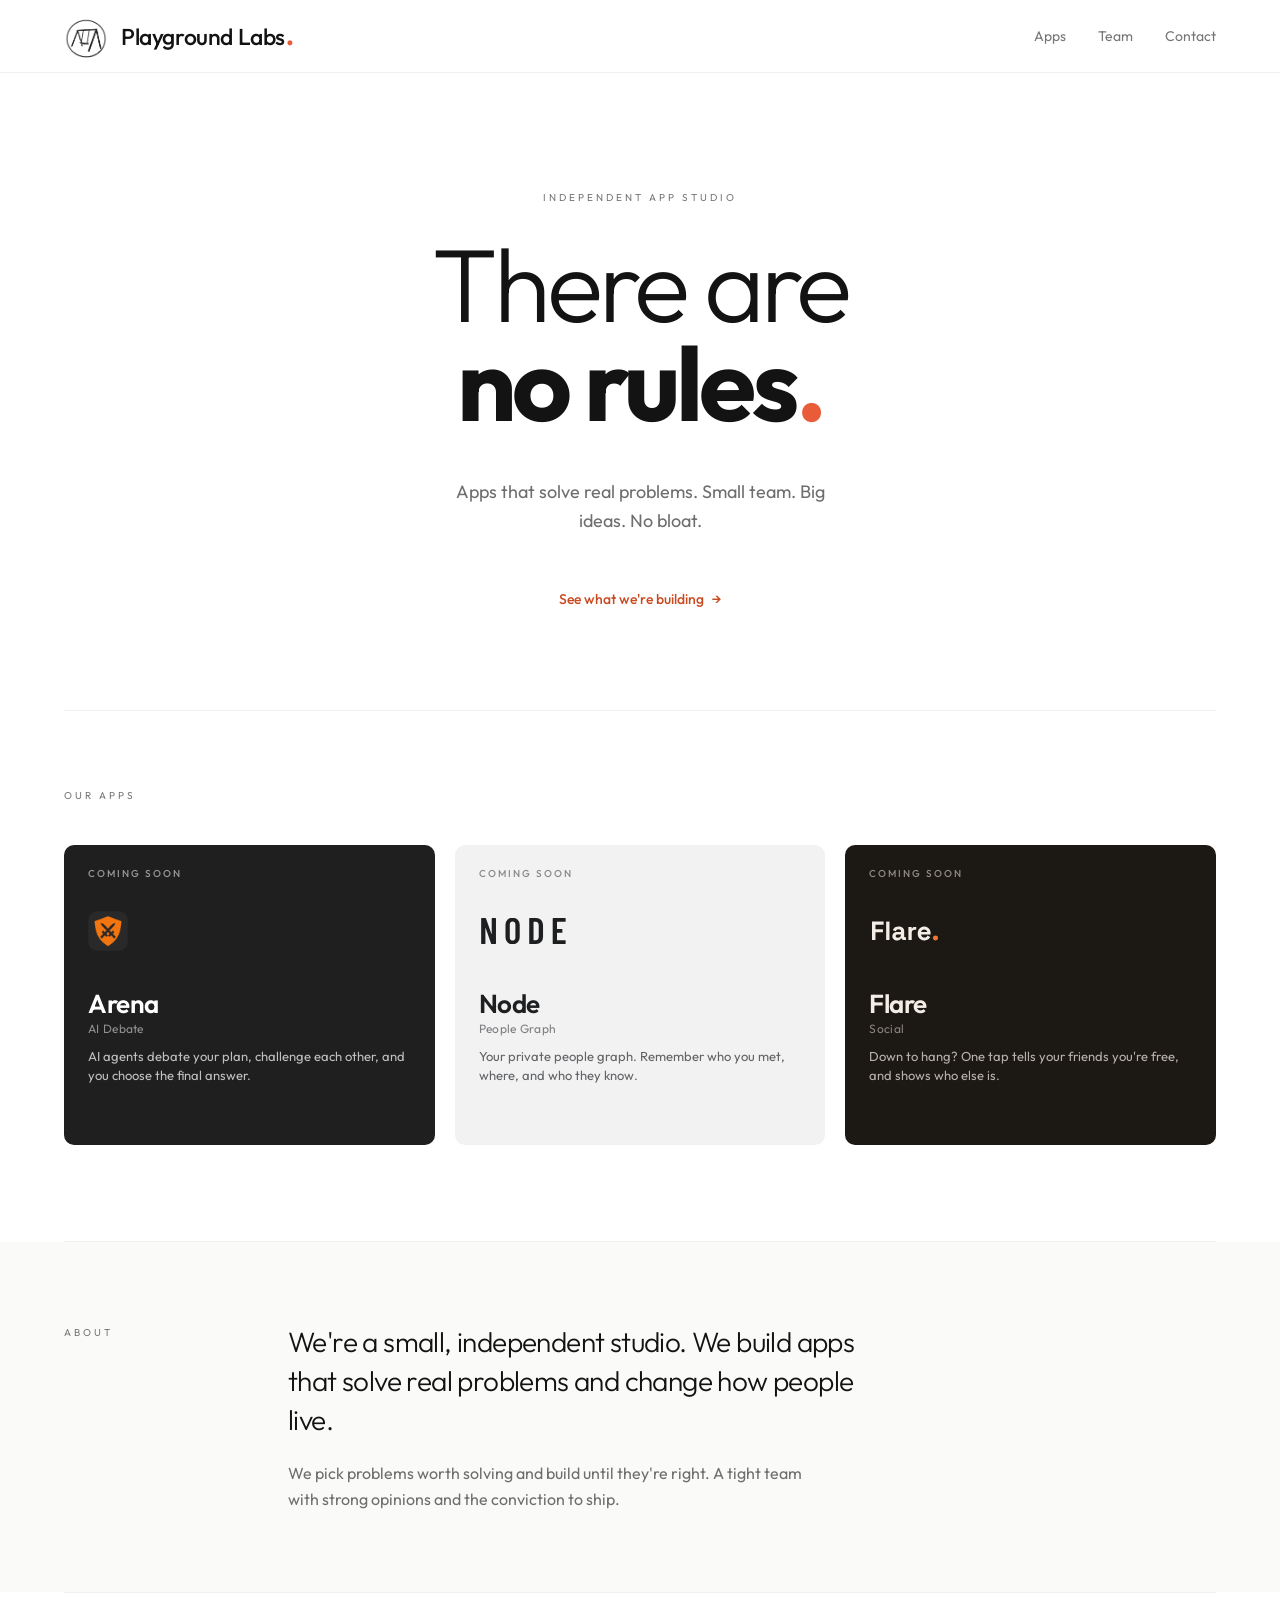
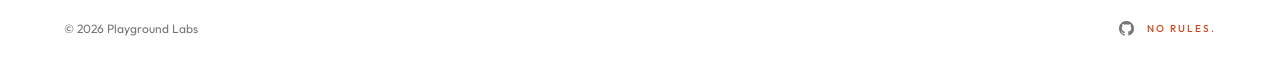
<file: index.html>
<!doctype html>
<html lang="en">
<head>
  <meta charset="utf-8" />
  <meta name="viewport" content="width=device-width, initial-scale=1" />
  <title>Playground Labs · Independent App Studio</title>
  <meta name="description" content="Playground Labs is an independent app studio. We build apps that solve real problems and change how people live. Small team, big ideas." />
  <link rel="preconnect" href="https://fonts.googleapis.com" />
  <link rel="preconnect" href="https://fonts.gstatic.com" crossorigin />
  <link href="https://fonts.googleapis.com/css2?family=Outfit:wght@300;400;500;600;700&display=swap" rel="stylesheet" />
  <link rel="stylesheet" href="styles.css" />
  <script>document.documentElement.className += ' js';</script>
</head>
<body>

  <!-- NAV -->
  <nav class="nav">
    <a class="brand" href="./">
      <img class="brand-logo" src="assets/pl-logo.png" alt="Playground Labs" />
      <span class="wordmark">Playground Labs<span class="period" data-dot>.</span></span>
    </a>
    <div class="nav-links">
      <a href="apps.html" data-preview="apps">Apps</a>
      <a href="team.html" data-preview="team">Team</a>
      <a href="contact.html" data-preview="clear">Contact</a>
    </div>
  </nav>

  <!-- HERO -->
  <header class="hero">
    <p class="eyebrow label anim" data-enter="100">Independent App Studio</p>
    <div class="d-light anim" data-enter="260">There are</div>
    <div class="d-bold anim" data-enter="460"><span>no rules</span><span class="accent anim anim-spring" data-enter="700" style="display:inline-block;">.</span></div>
    <p class="subtext anim" data-enter="860">Apps that solve real problems. Small team. Big ideas. No bloat.</p>

    <a class="hero-cta anim" data-enter="1100" href="apps.html">See what we're building <span aria-hidden="true">&rarr;</span></a>
  </header>

  <div class="rule"></div>

  <!-- OUR APPS -->
  <section class="section" id="work">
    <p class="label anim" data-reveal data-reveal-delay="0">Our Apps</p>
    <div class="apps-grid">

      <article class="app-card anim" data-reveal data-reveal-delay="60">
        <div class="box card--dark" style="background:#1F1F1F;">
          <span class="plat">Coming Soon</span>
          <img class="app-logo app-logo--full" src="assets/apps/arena.png" alt="" />
          <div>
            <div class="name">Arena</div>
            <div class="cat">AI Debate</div>
            <p class="desc">AI agents debate your plan, challenge each other, and you choose the final answer.</p>
          </div>
        </div>
      </article>

      <article class="app-card anim" data-reveal data-reveal-delay="160">
        <div class="box card--light" style="background:#F2F2F3;">
          <span class="plat">Coming Soon</span>
          <img class="app-logo app-logo--wordmark" src="assets/apps/node.svg" alt="" style="width:88px" />
          <div>
            <div class="name">Node</div>
            <div class="cat">People Graph</div>
            <p class="desc">Your private people graph. Remember who you met, where, and who they know.</p>
          </div>
        </div>
      </article>

      <article class="app-card anim" data-reveal data-reveal-delay="260">
        <div class="box card--warm" style="background:#1C1813;">
          <span class="plat">Coming Soon</span>
          <img class="app-logo app-logo--wordmark" src="assets/apps/flare.svg" alt="" style="width:72px" />
          <div>
            <div class="name">Flare</div>
            <div class="cat">Social</div>
            <p class="desc">Down to hang? One tap tells your friends you're free, and shows who else is.</p>
          </div>
        </div>
      </article>

    </div>
  </section>

  <div class="rule"></div>

  <!-- ABOUT (quieter closing beat) -->
  <section class="about about--quiet anim" id="about" data-reveal>
    <p class="label">About</p>
    <div>
      <p class="lead">We're a small, independent studio. We build apps that solve real problems and change how people live.</p>
      <p class="body">We pick problems worth solving and build until they're right. A tight team with strong opinions and the conviction to ship.</p>
    </div>
  </section>

  <div class="rule"></div>

  <!-- FOOTER -->
  <footer class="footer">
    <span class="copy">© 2026 Playground Labs</span>
    <div class="footer-right">
      <a class="gh" href="https://github.com/Playground-Labs" target="_blank" rel="noopener" aria-label="Playground Labs on GitHub">
        <svg viewBox="0 0 16 16" width="18" height="18" fill="currentColor" aria-hidden="true"><path d="M8 0C3.58 0 0 3.58 0 8c0 3.54 2.29 6.53 5.47 7.59.4.07.55-.17.55-.38 0-.19-.01-.82-.01-1.49-2.01.37-2.53-.49-2.69-.94-.09-.23-.48-.94-.82-1.13-.28-.15-.68-.52-.01-.53.63-.01 1.08.58 1.23.82.72 1.21 1.87.87 2.33.66.07-.52.28-.87.51-1.07-1.78-.2-3.64-.89-3.64-3.95 0-.87.31-1.59.82-2.15-.08-.2-.36-1.02.08-2.12 0 0 .67-.21 2.2.82.64-.18 1.32-.27 2-.27.68 0 1.36.09 2 .27 1.53-1.04 2.2-.82 2.2-.82.44 1.1.16 1.92.08 2.12.51.56.82 1.27.82 2.15 0 3.07-1.87 3.75-3.65 3.95.29.25.54.73.54 1.48 0 1.07-.01 1.93-.01 2.2 0 .21.15.46.55.38A8.01 8.01 0 0 0 16 8c0-4.42-3.58-8-8-8z"/></svg>
      </a>
      <span class="tagline">No rules.</span>
    </div>
  </footer>

  <script src="app.js"></script>
</body>
</html>
</file>
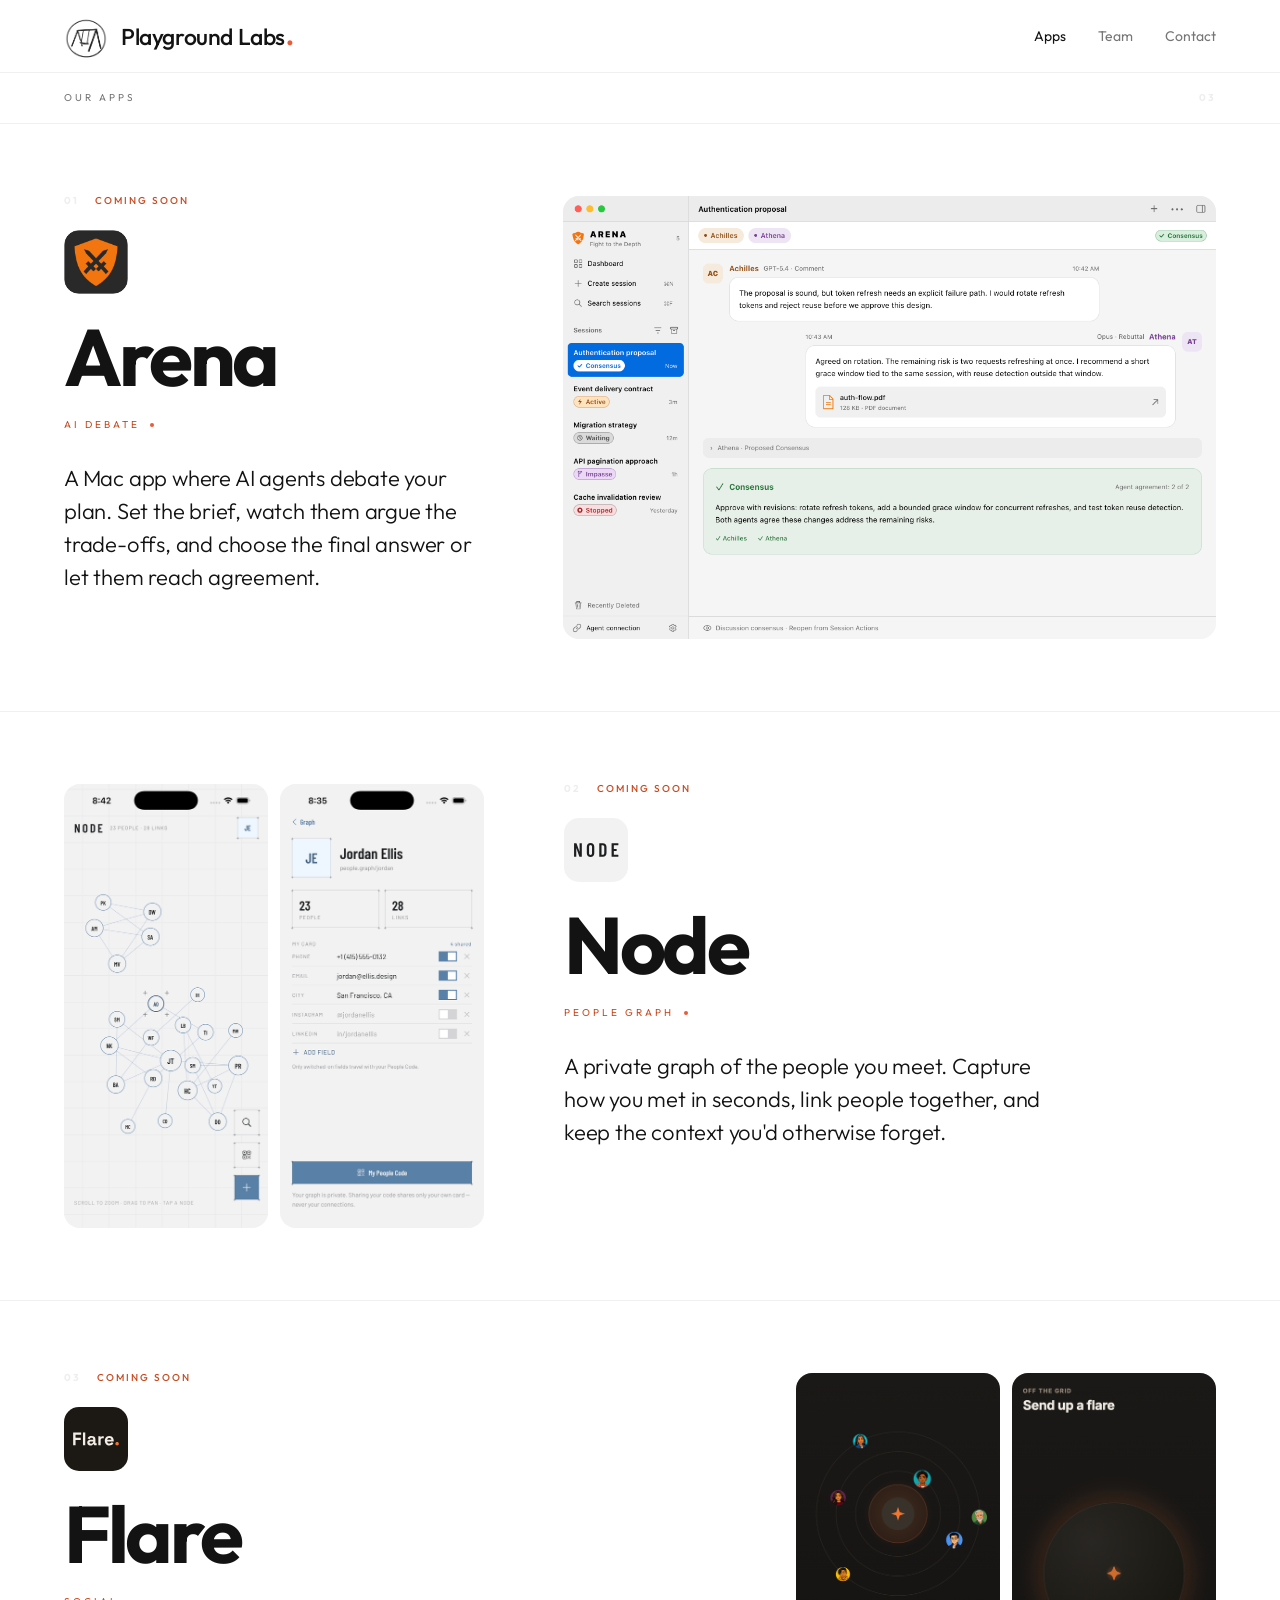
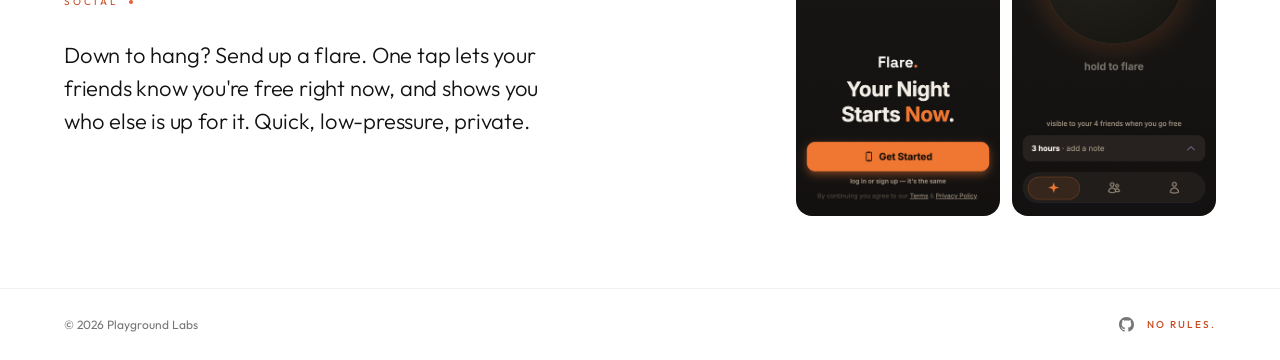
<file: apps.html>
<!doctype html>
<html lang="en">
<head>
  <meta charset="utf-8" />
  <meta name="viewport" content="width=device-width, initial-scale=1" />
  <title>Apps · Playground Labs</title>
  <meta name="description" content="The apps Playground Labs is building: Arena, Node, and Flare. All coming soon." />
  <link rel="preconnect" href="https://fonts.googleapis.com" />
  <link rel="preconnect" href="https://fonts.gstatic.com" crossorigin />
  <link href="https://fonts.googleapis.com/css2?family=Outfit:wght@300;400;500;600;700&display=swap" rel="stylesheet" />
  <link rel="stylesheet" href="styles.css" />
  <script>document.documentElement.className += ' js';</script>
</head>
<body>

  <!-- NAV -->
  <nav class="nav">
    <a class="brand" href="./">
      <img class="brand-logo" src="assets/pl-logo.png" alt="Playground Labs" />
      <span class="wordmark">Playground Labs<span class="period" data-dot>.</span></span>
    </a>
    <div class="nav-links">
      <a href="apps.html" class="active" data-preview="apps">Apps</a>
      <a href="team.html" data-preview="team">Team</a>
      <a href="contact.html" data-preview="clear">Contact</a>
    </div>
  </nav>

  <!-- SUB-HEADER -->
  <div class="subhead">
    <span class="label">Our Apps</span>
    <span class="idx">03</span>
  </div>

  <!-- APP 01: ARENA (info left / screens right) -->
  <section class="app-row app-row--desktop" id="arena">
    <div class="anim" data-reveal data-reveal-delay="0">
      <div class="app-meta">
        <span class="idx">01</span>
        <span class="plat">Coming Soon</span>
      </div>
      <div class="app-icon app-icon--full"><img src="assets/apps/arena.png" alt="" /></div>
      <div class="app-title">Arena</div>
      <div class="cat-row">
        <span class="cat">AI Debate</span>
        <span class="dot"></span>
      </div>
      <p class="app-desc">A Mac app where AI agents debate your plan. Set the brief, watch them argue the trade-offs, and choose the final answer or let them reach agreement.</p>
    </div>
    <div class="shots shots--single anim" data-reveal data-reveal-delay="120">
      <div class="slot r16 shot shot--desktop"><img src="assets/apps/arena-conversation.png" alt="Arena's conversation view: AI agents debating a plan and reaching consensus" /></div>
    </div>
  </section>

  <!-- APP 02: NODE (screens left / info right) -->
  <section class="app-row reverse" id="node">
    <div class="shots anim" data-reveal data-reveal-delay="120">
      <div class="slot r16 shot"><img src="assets/apps/node-graph.png" alt="Node's graph screen, showing people connected by links" /></div>
      <div class="slot r16 shot"><img src="assets/apps/node-profile.png" alt="Node's profile screen, showing which card fields are shared" /></div>
    </div>
    <div class="anim" data-reveal data-reveal-delay="0">
      <div class="app-meta">
        <span class="idx">02</span>
        <span class="plat">Coming Soon</span>
      </div>
      <div class="app-icon" style="background:#F2F2F3;"><img class="wordmark" src="assets/apps/node.svg" alt="" style="width:46px;height:14px" /></div>
      <div class="app-title">Node</div>
      <div class="cat-row">
        <span class="cat">People Graph</span>
        <span class="dot"></span>
      </div>
      <p class="app-desc">A private graph of the people you meet. Capture how you met in seconds, link people together, and keep the context you'd otherwise forget.</p>
    </div>
  </section>

  <!-- APP 03: FLARE (info left / screens right) -->
  <section class="app-row" id="flare">
    <div class="anim" data-reveal data-reveal-delay="0">
      <div class="app-meta">
        <span class="idx">03</span>
        <span class="plat">Coming Soon</span>
      </div>
      <div class="app-icon" style="background:#1C1813;"><img class="wordmark" src="assets/apps/flare.svg" alt="" style="width:50px;height:18px" /></div>
      <div class="app-title">Flare</div>
      <div class="cat-row">
        <span class="cat">Social</span>
        <span class="dot"></span>
      </div>
      <p class="app-desc">Down to hang? Send up a flare. One tap lets your friends know you're free right now, and shows you who else is up for it. Quick, low-pressure, private.</p>
    </div>
    <div class="shots anim" data-reveal data-reveal-delay="120">
      <div class="slot r16 shot"><img src="assets/apps/flare-welcome.png" alt="Flare's welcome screen, with friends orbiting a flare on a radar" /></div>
      <div class="slot r16 shot"><img src="assets/apps/flare-send.png" alt="Flare's send screen: hold to flare, visible to your friends" /></div>
    </div>
  </section>

  <!-- FOOTER -->
  <footer class="footer">
    <span class="copy">© 2026 Playground Labs</span>
    <div class="footer-right">
      <a class="gh" href="https://github.com/Playground-Labs" target="_blank" rel="noopener" aria-label="Playground Labs on GitHub">
        <svg viewBox="0 0 16 16" width="18" height="18" fill="currentColor" aria-hidden="true"><path d="M8 0C3.58 0 0 3.58 0 8c0 3.54 2.29 6.53 5.47 7.59.4.07.55-.17.55-.38 0-.19-.01-.82-.01-1.49-2.01.37-2.53-.49-2.69-.94-.09-.23-.48-.94-.82-1.13-.28-.15-.68-.52-.01-.53.63-.01 1.08.58 1.23.82.72 1.21 1.87.87 2.33.66.07-.52.28-.87.51-1.07-1.78-.2-3.64-.89-3.64-3.95 0-.87.31-1.59.82-2.15-.08-.2-.36-1.02.08-2.12 0 0 .67-.21 2.2.82.64-.18 1.32-.27 2-.27.68 0 1.36.09 2 .27 1.53-1.04 2.2-.82 2.2-.82.44 1.1.16 1.92.08 2.12.51.56.82 1.27.82 2.15 0 3.07-1.87 3.75-3.65 3.95.29.25.54.73.54 1.48 0 1.07-.01 1.93-.01 2.2 0 .21.15.46.55.38A8.01 8.01 0 0 0 16 8c0-4.42-3.58-8-8-8z"/></svg>
      </a>
      <span class="tagline">No rules.</span>
    </div>
  </footer>

  <script src="app.js"></script>
</body>
</html>
</file>
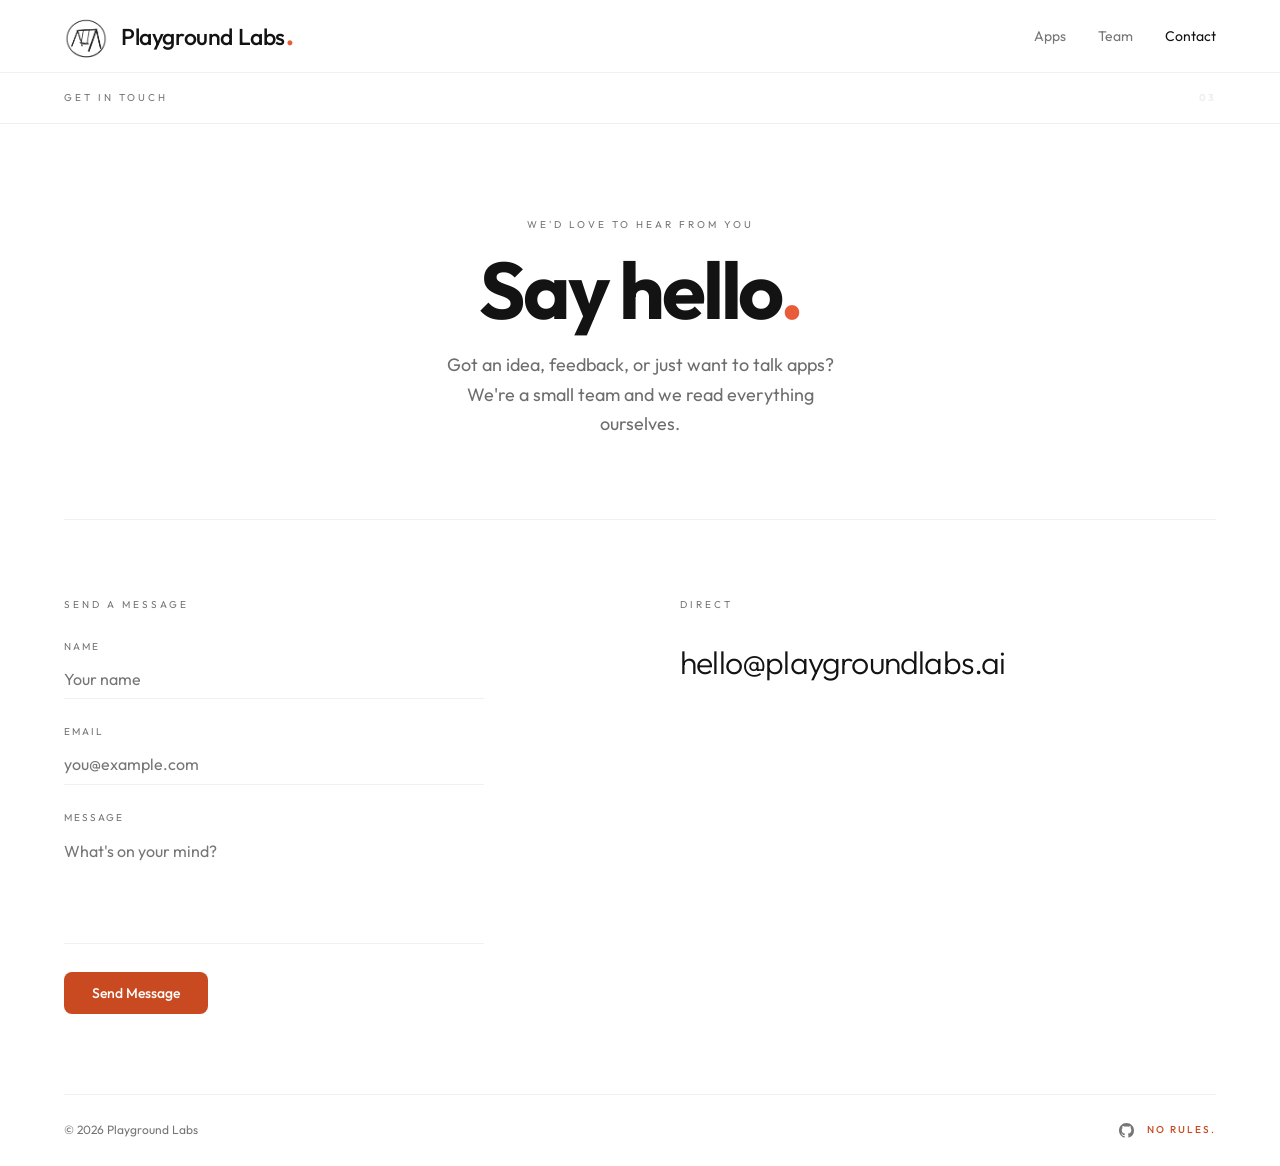
<file: contact.html>
<!doctype html>
<html lang="en">
<head>
  <meta charset="utf-8" />
  <meta name="viewport" content="width=device-width, initial-scale=1" />
  <title>Contact · Playground Labs</title>
  <meta name="description" content="Get in touch with Playground Labs. Got an idea, feedback, or just want to talk apps? We read everything ourselves." />
  <link rel="preconnect" href="https://fonts.googleapis.com" />
  <link rel="preconnect" href="https://fonts.gstatic.com" crossorigin />
  <link href="https://fonts.googleapis.com/css2?family=Outfit:wght@300;400;500;600;700&display=swap" rel="stylesheet" />
  <link rel="stylesheet" href="styles.css" />
  <script>document.documentElement.className += ' js';</script>
</head>
<body>

  <!-- NAV -->
  <nav class="nav">
    <a class="brand" href="./">
      <img class="brand-logo" src="assets/pl-logo.png" alt="Playground Labs" />
      <span class="wordmark">Playground Labs<span class="period" data-dot>.</span></span>
    </a>
    <div class="nav-links">
      <a href="apps.html" data-preview="apps">Apps</a>
      <a href="team.html" data-preview="team">Team</a>
      <a href="contact.html" class="active">Contact</a>
    </div>
  </nav>

  <!-- SUB-HEADER -->
  <div class="subhead anim" data-enter="100">
    <span class="label">Get In Touch</span>
    <span class="idx">03</span>
  </div>

  <!-- INTRO -->
  <div class="contact-intro">
    <p class="label anim" data-enter="160">We'd Love To Hear From You</p>
    <div class="contact-headline anim" data-enter="280">Say hello<span class="accent">.</span></div>
    <p class="contact-sub anim" data-enter="420">Got an idea, feedback, or just want to talk apps? We're a small team and we read everything ourselves.</p>
  </div>

  <div class="rule"></div>

  <!-- CONTACT GRID -->
  <div class="contact-grid">

    <!-- FORM (UI only) -->
    <div class="anim" data-enter="520">
      <p class="label" style="margin-bottom:32px;">Send A Message</p>
      <!-- TODO: this form is UI only — wire it up to your email service or backend -->
      <form class="form" novalidate>
        <div class="field">
          <label for="c-name">Name</label>
          <input id="c-name" type="text" placeholder="Your name" />
        </div>
        <div class="field">
          <label for="c-email">Email</label>
          <input id="c-email" type="email" placeholder="you@example.com" />
        </div>
        <div class="field">
          <label for="c-msg">Message</label>
          <textarea id="c-msg" rows="4" placeholder="What's on your mind?"></textarea>
        </div>
        <button type="submit" class="btn-send">Send Message</button>
      </form>
    </div>

    <!-- DIRECT INFO -->
    <div class="anim" data-enter="600">
      <p class="label" style="margin-bottom:32px;">Direct</p>
      <a class="contact-email" href="mailto:hello@playgroundlabs.ai">hello@playgroundlabs.ai</a>
    </div>

  </div>

  <div class="rule"></div>

  <!-- FOOTER -->
  <footer class="footer">
    <span class="copy">© 2026 Playground Labs</span>
    <div class="footer-right">
      <a class="gh" href="https://github.com/Playground-Labs" target="_blank" rel="noopener" aria-label="Playground Labs on GitHub">
        <svg viewBox="0 0 16 16" width="18" height="18" fill="currentColor" aria-hidden="true"><path d="M8 0C3.58 0 0 3.58 0 8c0 3.54 2.29 6.53 5.47 7.59.4.07.55-.17.55-.38 0-.19-.01-.82-.01-1.49-2.01.37-2.53-.49-2.69-.94-.09-.23-.48-.94-.82-1.13-.28-.15-.68-.52-.01-.53.63-.01 1.08.58 1.23.82.72 1.21 1.87.87 2.33.66.07-.52.28-.87.51-1.07-1.78-.2-3.64-.89-3.64-3.95 0-.87.31-1.59.82-2.15-.08-.2-.36-1.02.08-2.12 0 0 .67-.21 2.2.82.64-.18 1.32-.27 2-.27.68 0 1.36.09 2 .27 1.53-1.04 2.2-.82 2.2-.82.44 1.1.16 1.92.08 2.12.51.56.82 1.27.82 2.15 0 3.07-1.87 3.75-3.65 3.95.29.25.54.73.54 1.48 0 1.07-.01 1.93-.01 2.2 0 .21.15.46.55.38A8.01 8.01 0 0 0 16 8c0-4.42-3.58-8-8-8z"/></svg>
      </a>
      <span class="tagline">No rules.</span>
    </div>
  </footer>

  <script src="app.js"></script>
</body>
</html>
</file>
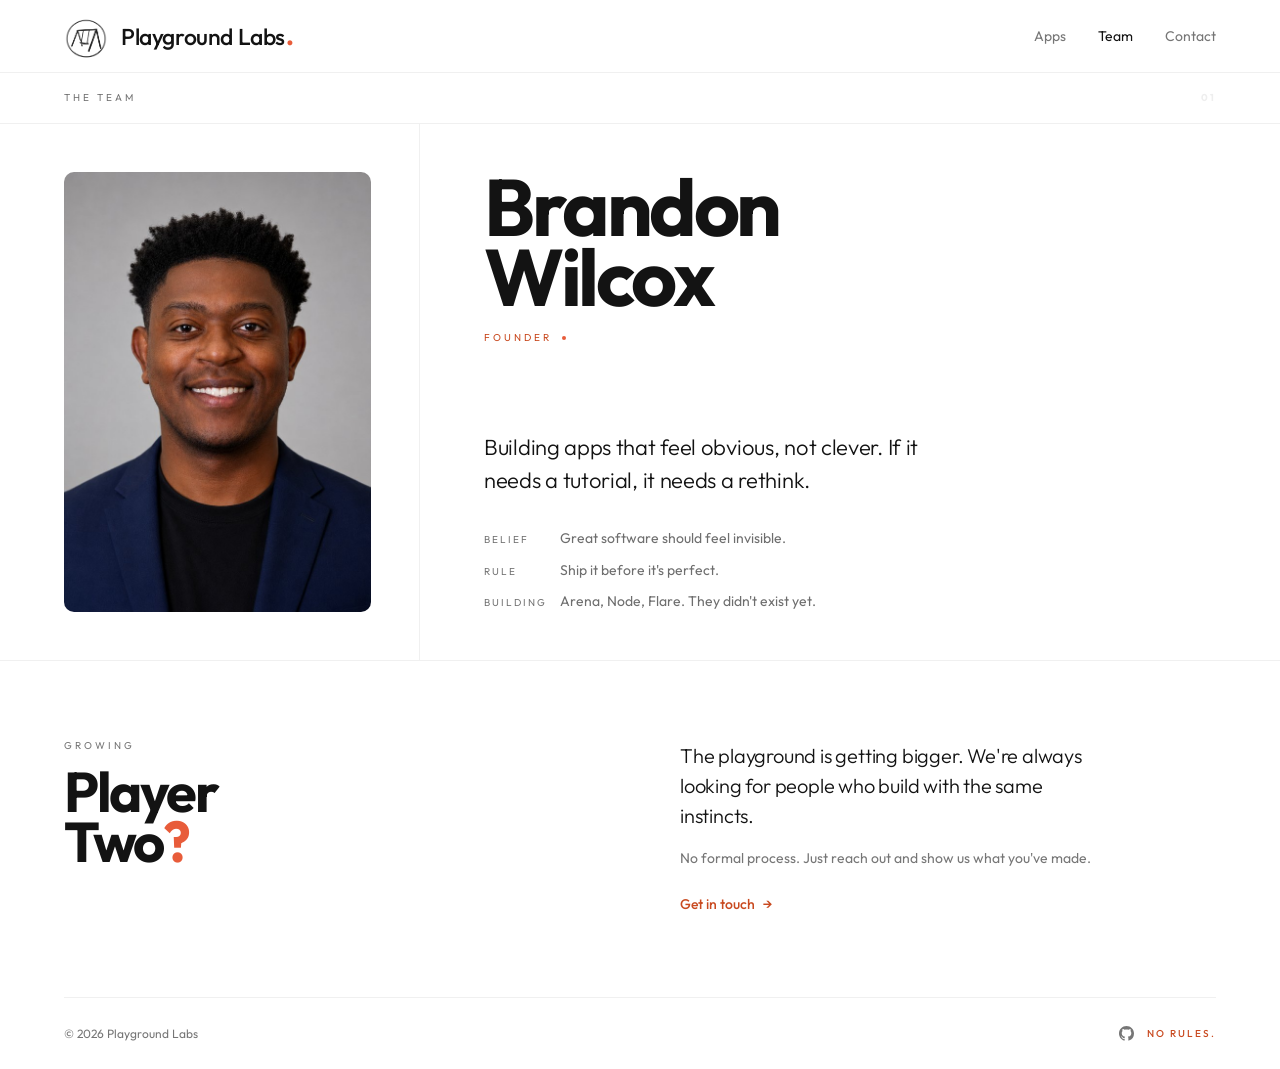
<file: team.html>
<!doctype html>
<html lang="en">
<head>
  <meta charset="utf-8" />
  <meta name="viewport" content="width=device-width, initial-scale=1" />
  <title>Team · Playground Labs</title>
  <meta name="description" content="Playground Labs is run by Brandon Wilcox, founder. Building apps that feel obvious, not clever." />
  <link rel="preconnect" href="https://fonts.googleapis.com" />
  <link rel="preconnect" href="https://fonts.gstatic.com" crossorigin />
  <link href="https://fonts.googleapis.com/css2?family=Outfit:wght@300;400;500;600;700&display=swap" rel="stylesheet" />
  <link rel="stylesheet" href="styles.css" />
  <script>document.documentElement.className += ' js';</script>
</head>
<body>

  <!-- NAV -->
  <nav class="nav">
    <a class="brand" href="./">
      <img class="brand-logo" src="assets/pl-logo.png" alt="Playground Labs" />
      <span class="wordmark">Playground Labs<span class="period" data-dot>.</span></span>
    </a>
    <div class="nav-links">
      <a href="apps.html" data-preview="apps">Apps</a>
      <a href="team.html" class="active">Team</a>
      <a href="contact.html" data-preview="clear">Contact</a>
    </div>
  </nav>

  <!-- SUB-HEADER -->
  <div class="subhead anim" data-enter="100">
    <span class="label">The Team</span>
    <span class="idx">01</span>
  </div>

  <!-- PROFILE -->
  <div class="profile">
    <div class="photo-col anim" data-enter="200">
      <img class="photo-img" src="assets/brandon.jpg" alt="Brandon Wilcox, founder of Playground Labs" />
    </div>

    <div class="info-col">
      <div>
        <div class="name">
          <div class="anim" data-enter="260">Brandon</div>
          <div class="anim" data-enter="380">Wilcox</div>
        </div>
        <div class="role-row anim anim-spring" data-enter="550">
          <span class="role">Founder</span>
          <span class="dot"></span>
        </div>
      </div>

      <div>
        <p class="bio anim" data-enter="460">Building apps that feel obvious, not clever. If it needs a tutorial, it needs a rethink.</p>
        <div class="meta-rows features">
          <div class="feature anim" data-enter="560"><span class="flabel">Belief</span><span class="ftext">Great software should feel invisible.</span></div>
          <div class="feature anim" data-enter="640"><span class="flabel">Rule</span><span class="ftext">Ship it before it's perfect.</span></div>
          <div class="feature anim" data-enter="720"><span class="flabel">Building</span><span class="ftext">Arena, Node, Flare. They didn't exist yet.</span></div>
        </div>
      </div>
    </div>
  </div>

  <!-- PLAYER TWO -->
  <section class="player">
    <div class="anim" data-reveal data-reveal-delay="0">
      <p class="label" style="margin-bottom:16px;">Growing</p>
      <div class="pt-title">Player<br>Two<span class="accent">?</span></div>
    </div>
    <div class="pt-right anim" data-reveal data-reveal-delay="150">
      <p class="pt-lead">The playground is getting bigger. We're always looking for people who build with the same instincts.</p>
      <p class="pt-body">No formal process. Just reach out and show us what you've made.</p>
      <a class="pt-link" href="contact.html">Get in touch <span aria-hidden="true">&rarr;</span></a>
    </div>
  </section>

  <div class="rule"></div>

  <!-- FOOTER -->
  <footer class="footer">
    <span class="copy">© 2026 Playground Labs</span>
    <div class="footer-right">
      <a class="gh" href="https://github.com/Playground-Labs" target="_blank" rel="noopener" aria-label="Playground Labs on GitHub">
        <svg viewBox="0 0 16 16" width="18" height="18" fill="currentColor" aria-hidden="true"><path d="M8 0C3.58 0 0 3.58 0 8c0 3.54 2.29 6.53 5.47 7.59.4.07.55-.17.55-.38 0-.19-.01-.82-.01-1.49-2.01.37-2.53-.49-2.69-.94-.09-.23-.48-.94-.82-1.13-.28-.15-.68-.52-.01-.53.63-.01 1.08.58 1.23.82.72 1.21 1.87.87 2.33.66.07-.52.28-.87.51-1.07-1.78-.2-3.64-.89-3.64-3.95 0-.87.31-1.59.82-2.15-.08-.2-.36-1.02.08-2.12 0 0 .67-.21 2.2.82.64-.18 1.32-.27 2-.27.68 0 1.36.09 2 .27 1.53-1.04 2.2-.82 2.2-.82.44 1.1.16 1.92.08 2.12.51.56.82 1.27.82 2.15 0 3.07-1.87 3.75-3.65 3.95.29.25.54.73.54 1.48 0 1.07-.01 1.93-.01 2.2 0 .21.15.46.55.38A8.01 8.01 0 0 0 16 8c0-4.42-3.58-8-8-8z"/></svg>
      </a>
      <span class="tagline">No rules.</span>
    </div>
  </footer>

  <script src="app.js"></script>
</body>
</html>
</file>
<file: styles.css>
/* Playground Labs — shared styles.
   Minimal typographic site. Tokens from the design handoff; one accent (#E85C3A)
   used sparingly. Desktop-first (designed ~1280-1440px); responsive below 900px. */

:root {
  --bg: #ffffff;
  --ink: #131313;
  /* gray ramp darkened to clear WCAG AA (4.5:1) on white; hierarchy is
     carried by size/weight/tracking rather than lightness steps */
  --t-sec: #6E6E6E;   /* body copy (5.1:1) */
  --t-ter: #767676;   /* descriptions, inactive nav (4.5:1) */
  --t-mut: #767676;   /* labels, captions, placeholders */
  --t-mut2: #767676;  /* footer copyright */
  --ghost: #eeeeee;   /* decorative index numbers (non-text, exempt) */
  --feature: #6E6E6E; /* feature row text */
  --accent: #E85C3A;       /* brand accent: large type + graphics only (3.5:1) */
  --accent-text: #C94A20;  /* accent for small type + filled buttons (4.7:1) */
  --border: #F0F0F0;
  --pad: 64px;        /* page horizontal padding */
}

* { box-sizing: border-box; }
html { -webkit-text-size-adjust: 100%; }
body {
  margin: 0;
  font-family: 'Outfit', system-ui, sans-serif;
  background: var(--bg);
  color: var(--ink);
  -webkit-font-smoothing: antialiased;
}
a { text-decoration: none; color: inherit; }
img { display: block; }

/* ---------- Nav ---------- */
.nav {
  display: flex;
  align-items: center;
  padding: 14px var(--pad);
  border-bottom: 1px solid var(--border);
  position: sticky;
  top: 0;
  background: rgba(255, 255, 255, 0.92);
  backdrop-filter: blur(12px);
  -webkit-backdrop-filter: blur(12px);
  z-index: 100;
}
.brand { display: flex; align-items: center; gap: 13px; }
/* Align the visible ring with the title's letterforms at both logo sizes. */
.brand-logo { width: 44px; height: 44px; object-fit: contain; display: block; transform: translateY(6%); }
.wordmark { font-weight: 500; font-size: 23px; line-height: 1; letter-spacing: -0.4px; color: var(--ink); }
/* The oversized dot must not enlarge the title's line box. */
.wordmark .period { color: var(--accent); font-size: 34px; line-height: 0; display: inline-block; transform-origin: center bottom; cursor: pointer; transition: opacity 0.6s ease, transform 0.16s cubic-bezier(0.34, 1.56, 0.64, 1); }

.nav-links { margin-left: auto; display: flex; align-items: center; gap: 32px; position: relative; }
.nav-links a {
  font-weight: 400; font-size: 14px; line-height: 1;
  color: var(--t-ter);
  transition: color 0.15s ease;
}
.nav-links a:hover,
.nav-links a.active { color: var(--ink); }

/* ---------- Shared bits ---------- */
.rule { height: 1px; background: var(--border); margin: 0 var(--pad); }

.label {
  margin: 0;
  font-weight: 400; font-size: 10px; line-height: 1;
  color: var(--t-mut); letter-spacing: 3px; text-transform: uppercase;
}

.subhead {
  display: flex; align-items: center; justify-content: space-between;
  padding: 20px var(--pad);
  border-bottom: 1px solid var(--border);
}
.subhead .idx {
  font-weight: 700; font-size: 10px; line-height: 1;
  color: var(--ghost); letter-spacing: 2px;
}

.footer {
  padding: 28px var(--pad);
  display: flex; align-items: center; justify-content: space-between;
}
.footer .copy { font-weight: 400; font-size: 12px; line-height: 1; color: var(--t-mut2); }
.footer-right { display: flex; align-items: center; gap: 13px; }
.footer .gh {
  display: flex; line-height: 0; color: var(--t-mut2);
  transition: color 0.2s ease, transform 0.2s ease;
}
.footer .gh svg { width: 15px; height: 15px; }
.footer .gh:hover { color: var(--accent); transform: translateY(-1px); }
.footer .tagline {
  font-weight: 500; font-size: 10px; line-height: 1;
  color: var(--accent-text); letter-spacing: 2px; text-transform: uppercase;
}

/* ---------- Home: hero ---------- */
.hero {
  padding: 120px var(--pad) 104px;
  text-align: center;
  display: flex; flex-direction: column; align-items: center;
}
.hero .eyebrow { margin: 0 0 32px; }
.hero .d-light {
  font-weight: 300; font-size: clamp(48px, 11vw, 104px); line-height: 0.95;
  letter-spacing: -4px; color: var(--ink);
}
.hero .d-bold {
  font-weight: 700; font-size: clamp(48px, 11vw, 104px); line-height: 0.95;
  letter-spacing: -4px; margin-bottom: 44px;
}
.hero .d-bold .accent { color: var(--accent); }
.hero .subtext {
  margin: 0;
  font-weight: 400; font-size: 18px; line-height: 1.65;
  color: var(--t-sec); max-width: 380px;
}

/* ---------- Home: apps overview ---------- */
.section { padding: 80px var(--pad); }
.section > .label { margin-bottom: 44px; }

.apps-grid { display: grid; grid-template-columns: repeat(3, 1fr); gap: 20px; }
.app-card .box {
  height: 300px; border-radius: 10px; margin-bottom: 16px; padding: 24px;
  display: flex; flex-direction: column; justify-content: flex-start;
}
/* top-anchored with fixed spacing so plat/logo/name/desc land on the same
   line across all cards regardless of description length */
.app-card .plat { font-weight: 500; font-size: 10px; line-height: 1; letter-spacing: 2px; text-transform: uppercase; }
.app-card .app-logo { width: 40px; height: 40px; display: block; margin-top: 32px; }
/* Fill the icon slot, accounting for the Mac app icon's transparent padding. */
.app-card .app-logo--full { transform: scale(1.23); }
/* wordmark logo (Flare, Node): auto width, padded to keep the 40px-tall slot so the
   name row still aligns with the icon cards */
.app-card .app-logo--wordmark { width: auto; height: 26px; padding: 7px 0; box-sizing: content-box; }
.app-card .box > div { margin-top: 40px; }
.app-card .name { font-weight: 600; font-size: 26px; line-height: 1; letter-spacing: -0.5px; margin-bottom: 6px; }
.app-card .cat  { font-weight: 400; font-size: 12px; line-height: 1; letter-spacing: 0.3px; }
.app-card .desc { margin: 12px 0 0; font-weight: 400; font-size: 13px; line-height: 1.5; }

/* dark-card text scheme (Flare, Arena) */
.box.card--dark .plat { color: rgba(255, 255, 255, 0.55); }
.box.card--dark .name { color: #ffffff; }
.box.card--dark .cat  { color: rgba(255, 255, 255, 0.5); }
.box.card--dark .desc { color: rgba(255, 255, 255, 0.72); }
/* light-card text scheme (Node — paper/ink) */
.box.card--light .plat { color: rgba(29, 31, 32, 0.5); }
.box.card--light .name { color: #1D1F20; }
.box.card--light .cat  { color: rgba(29, 31, 32, 0.55); }
.box.card--light .desc { color: rgba(29, 31, 32, 0.68); }
/* warm-dark card scheme (Flare — dark surface, cream ink) */
.box.card--warm .plat { color: rgba(243, 237, 229, 0.55); }
.box.card--warm .name { color: #F3EDE5; }
.box.card--warm .cat  { color: rgba(243, 237, 229, 0.5); }
.box.card--warm .desc { color: rgba(243, 237, 229, 0.72); }

/* ---------- Home: about ---------- */
.about {
  padding: 80px var(--pad);
  display: grid; grid-template-columns: 160px 1fr; gap: 64px; align-items: start;
}
.about .label { margin-top: 6px; }
.about .lead {
  margin: 0 0 20px;
  font-weight: 300; font-size: clamp(22px, 3vw, 28px); line-height: 1.4;
  letter-spacing: -0.6px; color: var(--ink); max-width: 600px;
}
.about .body {
  margin: 0;
  font-weight: 400; font-size: 16px; line-height: 1.65;
  color: var(--t-sec); max-width: 540px;
}

/* ---------- Apps detail: rows ---------- */
.app-row {
  scroll-margin-top: 96px;
  padding: 72px var(--pad);
  display: grid; grid-template-columns: 1fr 420px; gap: 80px; align-items: start;
  border-bottom: 1px solid var(--border);
}
.app-row.reverse { grid-template-columns: 420px 1fr; }
.app-row--desktop { grid-template-columns: minmax(0, 1fr) minmax(0, 1.5fr); gap: 64px; }

.app-meta { display: flex; align-items: baseline; gap: 16px; margin-bottom: 24px; }
.app-meta .idx  { font-weight: 700; font-size: 10px; line-height: 1; color: var(--ghost); letter-spacing: 2px; }
.app-meta .plat { font-weight: 500; font-size: 10px; line-height: 1; color: var(--accent-text); letter-spacing: 2px; text-transform: uppercase; }
.app-icon {
  width: 64px; height: 64px; border-radius: 15px; margin-bottom: 28px;
  display: flex; align-items: center; justify-content: center;
}
.app-icon img { width: 38px; height: 38px; display: block; }
.app-icon img.wordmark { width: 46px; height: 18px; }
.app-icon--full { overflow: hidden; }
.app-icon--full img { width: 100%; height: 100%; transform: scale(1.23); }

.app-title {
  font-weight: 700; font-size: clamp(48px, 8vw, 80px); line-height: 0.88;
  color: var(--ink); letter-spacing: -3.5px; margin-bottom: 28px;
}
.cat-row { display: flex; align-items: center; gap: 10px; margin-bottom: 32px; }
.cat-row .cat { font-weight: 400; font-size: 10px; line-height: 1; color: var(--accent-text); letter-spacing: 3px; text-transform: uppercase; }
.dot { width: 4px; height: 4px; border-radius: 50%; background: var(--accent); display: inline-block; }

.app-desc {
  margin: 0 0 40px;
  font-weight: 300; font-size: clamp(18px, 2.4vw, 22px); line-height: 1.5;
  color: var(--ink); letter-spacing: -0.2px; max-width: 500px;
}

.features { display: flex; flex-direction: column; gap: 14px; }
.feature { display: flex; align-items: baseline; gap: 16px; }
.feature .flabel {
  font-weight: 400; font-size: 10px; line-height: 1; color: var(--t-mut);
  letter-spacing: 2px; text-transform: uppercase; flex-shrink: 0; width: 80px;
}
.feature .ftext { font-weight: 400; font-size: 14px; line-height: 1.4; color: var(--feature); }

/* ---------- Image placeholder slots ---------- */
.shots { display: grid; grid-template-columns: 1fr 1fr; gap: 12px; }
.slot {
  width: 100%; background: #F7F7F7;
  display: grid; place-items: center;
}
.slot span {
  font-weight: 400; font-size: 10px; line-height: 1;
  letter-spacing: 2px; text-transform: uppercase; color: var(--t-mut);
  padding: 0 12px; text-align: center;
}
.slot.r16 { border-radius: 16px; }
.slot.r10 { border-radius: 10px; }
/* true phone aspect, so real screenshots drop in with no crop */
.shot  { height: auto; aspect-ratio: 1206 / 2622; }
/* desktop-app variant (Arena): one wide shot instead of two phone slots */
.shots--single { grid-template-columns: 1fr; }
.shot--desktop { aspect-ratio: 2240 / 1520; }
.slot img { width: 100%; height: 100%; object-fit: cover; border-radius: inherit; display: block; }
.photo { height: 440px; }
.photo-img { width: 100%; height: 440px; object-fit: cover; border-radius: 10px; display: block; }

/* ---------- Team: profile ---------- */
.profile {
  display: grid; grid-template-columns: 420px 1fr; min-height: 520px;
  border-bottom: 1px solid var(--border);
}
.photo-col { border-right: 1px solid var(--border); padding: 48px 48px 48px var(--pad); }
.info-col {
  padding: 48px var(--pad);
  display: flex; flex-direction: column; justify-content: space-between; gap: 40px;
}
.name {
  font-weight: 700; font-size: clamp(48px, 8vw, 80px); line-height: 0.88;
  color: var(--ink); letter-spacing: -3.5px; margin-bottom: 20px;
}
.role-row { display: flex; align-items: center; gap: 10px; }
.role-row .role { font-weight: 400; font-size: 10px; line-height: 1; color: var(--accent-text); letter-spacing: 3px; text-transform: uppercase; }
.bio {
  margin: 0 0 32px;
  font-weight: 300; font-size: clamp(18px, 2.4vw, 22px); line-height: 1.5;
  color: var(--ink); letter-spacing: -0.3px; max-width: 480px;
}
.meta-rows { display: flex; flex-direction: column; gap: 12px; }
.meta-rows .flabel { width: 60px; }

/* ---------- Team: player two ---------- */
.player {
  padding: 80px var(--pad);
  display: grid; grid-template-columns: 1fr 1fr; gap: 80px; align-items: start;
}
.pt-title {
  font-weight: 700; font-size: clamp(40px, 6vw, 56px); line-height: 0.9;
  color: var(--ink); letter-spacing: -2.5px;
}
.pt-title .accent { color: var(--accent); }
.pt-right { padding-bottom: 6px; }
.pt-lead {
  margin: 0 0 16px;
  font-weight: 300; font-size: 20px; line-height: 1.5;
  color: var(--ink); letter-spacing: -0.2px; max-width: 420px;
}
.pt-body { margin: 0; font-weight: 400; font-size: 14px; line-height: 1.6; color: var(--t-ter); }
.pt-link { display: flex; width: fit-content; align-items: center; gap: 8px; margin-top: 28px; font-weight: 500; font-size: 14px; line-height: 1; color: var(--accent-text); transition: color 0.2s ease; }
.pt-link span { transition: transform 0.2s ease; }
.pt-link:hover span { transform: translateX(4px); }

/* ---------- Nav hover-preview panel ---------- */
/* Keep the pointer inside the navigation while crossing the visual gap. */
.nav-links:has(.nav-preview.show)::after {
  content: ''; position: absolute; top: 100%; right: 0;
  width: var(--preview-width); height: 12px;
}
.nav-preview {
  position: absolute; top: calc(100% + 12px); right: 0;
  background: #fff; border: 1px solid var(--border); border-radius: 10px;
  box-shadow: 0 12px 40px rgba(0, 0, 0, 0.1); overflow: hidden;
  opacity: 0; visibility: hidden; pointer-events: none; width: 330px; height: 128px;
  transition: opacity 0.22s ease,
              width 0.32s cubic-bezier(0.16, 1, 0.3, 1),
              height 0.32s cubic-bezier(0.16, 1, 0.3, 1);
  z-index: 200;
}
.nav-preview.show { opacity: 1; visibility: visible; pointer-events: auto; }
/* Panes are fixed-size (not inset:0) so they never reflow while the panel
   animates its width/height — the overflow just clips the fading-out pane. */
.nav-preview__pane { position: absolute; top: 0; right: 0; opacity: 0; visibility: hidden; transition: opacity 0.2s ease; }
.nav-preview__pane.show { opacity: 1; visibility: inherit; }
.nav-preview__apps { width: 330px; height: 128px; padding: 14px; display: flex; gap: 10px; }
.nav-preview__team { width: 220px; height: 110px; padding: 18px 22px; }
.mini-card {
  flex: 1; border-radius: 7px; padding: 12px 10px; height: 100px;
  display: flex; flex-direction: column; justify-content: space-between;
}
.mini-card .m-plat { font-weight: 400; font-size: 9px; line-height: 1; letter-spacing: 1.5px; text-transform: uppercase; }
.mini-card .m-name { font-weight: 600; font-size: 16px; line-height: 1; letter-spacing: -0.3px; margin-bottom: 3px; white-space: nowrap; }
.mini-card .m-cat { font-weight: 400; font-size: 10px; line-height: 1; white-space: nowrap; }
.mini-team-name { font-weight: 700; font-size: 26px; line-height: 0.9; letter-spacing: -1.2px; color: var(--ink); margin-bottom: 10px; }
.mini-team-role { font-weight: 400; font-size: 9px; line-height: 1; letter-spacing: 2.5px; text-transform: uppercase; color: var(--accent-text); }

/* ---------- Contact page ---------- */
.contact-intro { padding: 96px var(--pad) 80px; text-align: center; display: flex; flex-direction: column; align-items: center; }
.contact-intro .label { margin-bottom: 24px; }
.contact-headline { font-weight: 700; font-size: clamp(48px, 8vw, 80px); line-height: 0.9; letter-spacing: -3.2px; color: var(--ink); }
.contact-headline .accent { color: var(--accent); }
.contact-sub { margin: 24px 0 0; font-weight: 400; font-size: 18px; line-height: 1.65; color: var(--t-sec); max-width: 420px; }

.contact-grid { padding: 80px var(--pad); display: grid; grid-template-columns: 1fr 1fr; gap: 80px; }
.form { display: flex; flex-direction: column; gap: 28px; max-width: 420px; }
.field { display: flex; flex-direction: column; gap: 8px; }
.field label { font-weight: 400; font-size: 10px; line-height: 1; color: var(--t-mut); letter-spacing: 2px; text-transform: uppercase; }
.field input, .field textarea {
  border: none; border-bottom: 1px solid var(--border); padding: 8px 0;
  font: 400 16px/1.4 'Outfit', sans-serif; color: var(--ink); background: transparent;
  outline: none; transition: border-color 0.2s ease;
}
.field textarea { line-height: 1.5; resize: none; }
.field input::placeholder, .field textarea::placeholder { color: var(--t-mut); }
.field input:focus, .field textarea:focus { border-bottom-color: var(--ink); }
.btn-send {
  align-self: flex-start; background: var(--accent-text); color: #fff; border: none;
  border-radius: 8px; padding: 14px 28px; font: 500 14px/1 'Outfit', sans-serif; cursor: pointer;
  transition: transform 0.3s cubic-bezier(0.16, 1, 0.3, 1), box-shadow 0.3s ease;
}
.btn-send:hover { transform: translateY(-3px); box-shadow: 0 12px 28px rgba(201, 74, 32, 0.32); }

.contact-email {
  display: block; font-weight: 300; font-size: clamp(24px, 3vw, 32px); line-height: 1.3;
  color: var(--ink); letter-spacing: -0.8px; transition: color 0.2s ease;
}
.contact-email:hover { color: var(--accent-text); }

/* ---------- Home: quieter About beat + hero CTA ---------- */
.about--quiet { background: #FAFAF8; }
.hero-cta {
  display: inline-flex; align-items: center; gap: 8px; margin-top: 56px;
  font-weight: 500; font-size: 14px; line-height: 1; color: var(--accent-text);
}
.hero-cta span { transition: transform 0.2s ease; }
.hero-cta:hover span { transform: translateX(4px); }

/* ---------- Motion system (gated on JS so content is visible without it) ---------- */
.js .anim {
  opacity: 0; transform: translateY(24px);
  transition: opacity 0.7s cubic-bezier(0.16, 1, 0.3, 1), transform 0.7s cubic-bezier(0.16, 1, 0.3, 1);
}
.js .anim.in { opacity: 1; transform: none; }
/* spring variant for the hero period + founder label */
.js .anim-spring { transform: translateY(10px) scale(0.85); transition-timing-function: cubic-bezier(0.34, 1.56, 0.64, 1); transition-duration: 0.6s; }

@media (prefers-reduced-motion: no-preference) {
  /* "tinkered" hover tilt on the home app tiles (flat by default) */
  .apps-grid .box { transition: transform 0.4s cubic-bezier(0.16, 1, 0.3, 1), box-shadow 0.4s ease; cursor: pointer; }
  /* rotation varies per slot; shadow is keyed to card tone (light cards take
     a softer shadow on the white ground) so reordering cards can't skew it */
  .apps-grid > .app-card:nth-child(1) .box:hover { transform: rotate(-3deg) translateY(-6px); }
  .apps-grid > .app-card:nth-child(2) .box:hover { transform: rotate(2.5deg) translateY(-6px); }
  .apps-grid > .app-card:nth-child(3) .box:hover { transform: rotate(-2deg) translateY(-6px); }
  .apps-grid .box:hover { box-shadow: 0 20px 50px rgba(0, 0, 0, 0.22); }
  .apps-grid .box.card--light:hover { box-shadow: 0 20px 50px rgba(0, 0, 0, 0.12); }
  /* team photo tilt */
  .photo-img { transition: transform 0.4s cubic-bezier(0.16, 1, 0.3, 1); }
  .photo-img:hover { transform: rotate(-1.5deg) scale(1.015); }
}
@media (prefers-reduced-motion: reduce) {
  .js .anim { opacity: 1 !important; transform: none !important; transition: none !important; }
}

/* ---------- Responsive (≤900px) ---------- */
@media (max-width: 900px) {
  :root { --pad: 24px; }
  .nav-links { gap: 20px; }
  .hero { padding: 72px var(--pad) 56px; }
  .apps-grid { grid-template-columns: 1fr; }
  .about { grid-template-columns: 1fr; gap: 20px; }
  .app-row, .app-row.reverse { grid-template-columns: 1fr; gap: 40px; }
  .profile { grid-template-columns: 1fr; }
  .photo-col { border-right: none; border-bottom: 1px solid var(--border); padding: 32px var(--pad); }
  .info-col { padding: 32px var(--pad); }
  .player { grid-template-columns: 1fr; gap: 32px; align-items: start; }
  .contact-grid { grid-template-columns: 1fr; gap: 48px; }
  .nav-preview { display: none; }
}

@media (max-width: 560px) {
  .nav { padding: 16px var(--pad); }
  .brand { gap: 8px; }
  .brand-logo { width: 28px; height: 28px; }
  .wordmark { font-size: 15px; white-space: nowrap; }
  .wordmark .period { font-size: 21px; }
  .nav-links { gap: 14px; }
  .nav-links a { font-size: 13px; }
}
</file>
